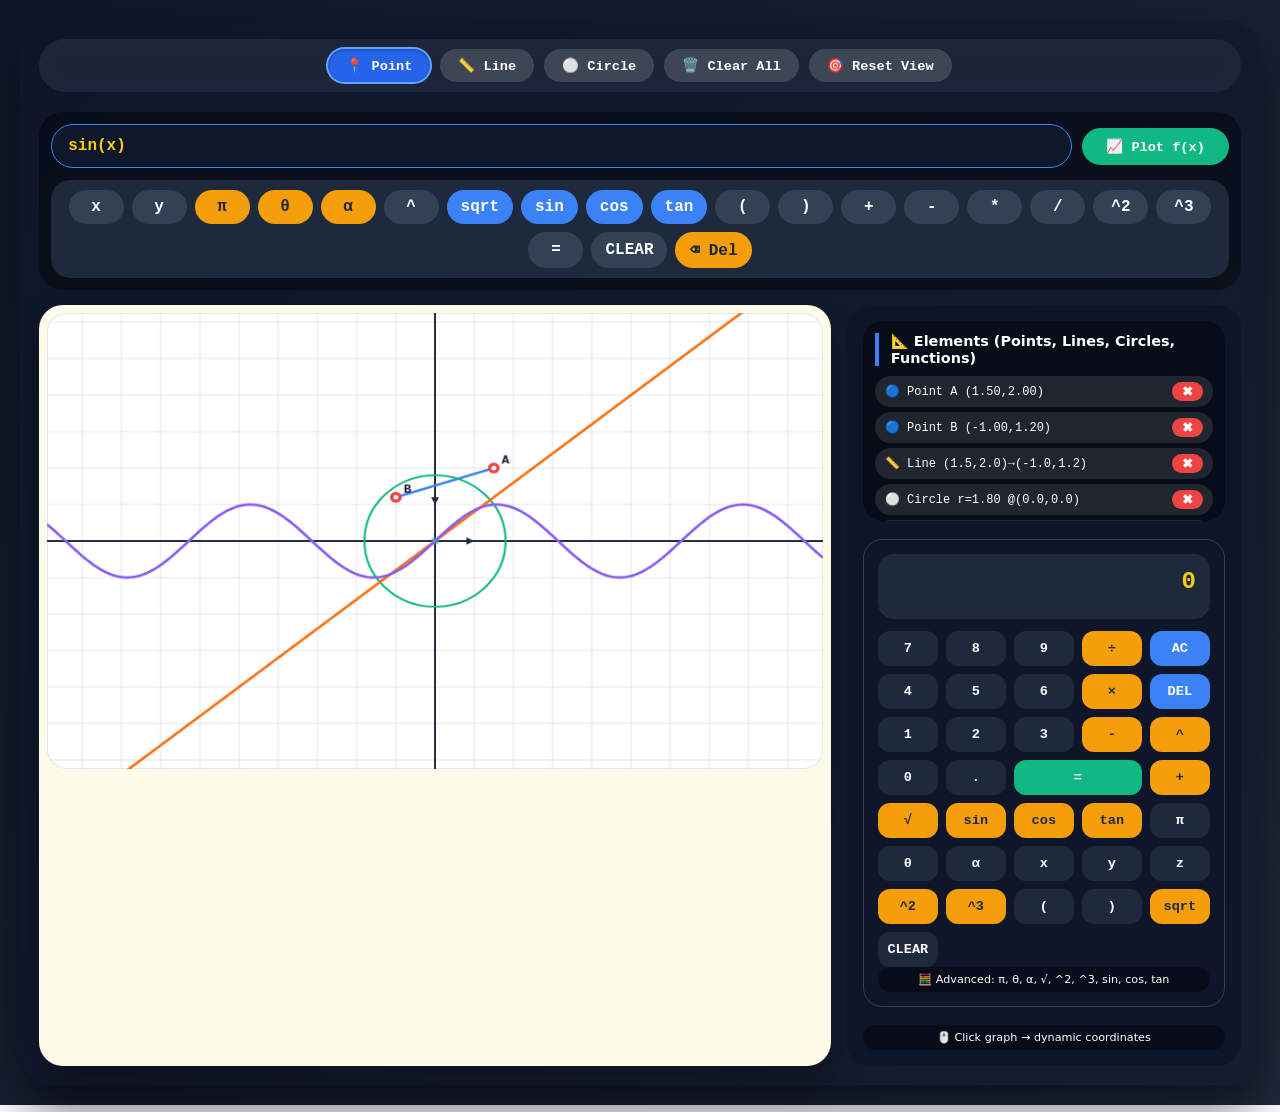
<file: matematik/projection.html>
<!DOCTYPE html>
<html lang="en">
<head>
    <meta charset="UTF-8">
    <meta name="viewport" content="width=device-width, initial-scale=1.0, user-scalable=no">
    <title>GeoClone Pro | Full Math Keyboard & Graphing Studio</title>
    <style>
        * {
            margin: 0;
            padding: 0;
            box-sizing: border-box;
        }

        body {
            background: linear-gradient(135deg, #0f172a 0%, #1e293b 100%);
            font-family: 'Segoe UI', 'Poppins', 'Inter', system-ui, sans-serif;
            display: flex;
            justify-content: center;
            align-items: center;
            min-height: 100vh;
            padding: 20px;
        }

        .app-container {
            width: 1450px;
            max-width: 98vw;
            background: rgba(15, 23, 42, 0.6);
            backdrop-filter: blur(8px);
            border-radius: 2rem;
            box-shadow: 0 25px 50px rgba(0,0,0,0.5);
            padding: 1.2rem;
        }

        /* Toolbar */
        .toolbar {
            display: flex;
            flex-wrap: wrap;
            gap: 10px;
            margin-bottom: 20px;
            background: rgba(30, 41, 59, 0.9);
            backdrop-filter: blur(12px);
            padding: 10px 20px;
            border-radius: 60px;
            align-items: center;
            justify-content: center;
        }

        .tool-btn {
            background: rgba(255,255,255,0.15);
            border: none;
            color: white;
            font-weight: 600;
            padding: 8px 18px;
            border-radius: 40px;
            cursor: pointer;
            font-size: 0.85rem;
            transition: 0.2s;
            font-family: monospace;
        }

        .tool-btn:hover {
            background: #3b82f6;
            transform: scale(1.02);
            box-shadow: 0 4px 12px rgba(59,130,246,0.4);
        }

        .tool-btn.active {
            background: #2563eb;
            box-shadow: inset 0 1px 3px rgba(0,0,0,0.3), 0 0 0 2px #60a5fa;
        }

        /* Function input area with on-screen keyboard */
        .func-panel {
            background: rgba(0,0,0,0.4);
            border-radius: 1.5rem;
            padding: 12px;
            margin-bottom: 15px;
        }

        .func-input-group {
            display: flex;
            gap: 10px;
            flex-wrap: wrap;
            align-items: center;
            margin-bottom: 12px;
        }

        .func-input-field {
            flex: 1;
            background: #0f172a;
            border: 1px solid #3b82f6;
            padding: 12px 16px;
            border-radius: 40px;
            color: #facc15;
            font-family: 'Courier New', monospace;
            font-size: 1rem;
            font-weight: bold;
            outline: none;
        }

        /* Math Keyboard for Function Input */
        .math-keyboard {
            background: #1e293b;
            border-radius: 1.2rem;
            padding: 10px;
            display: flex;
            flex-wrap: wrap;
            gap: 8px;
            justify-content: center;
            margin-top: 8px;
        }

        .math-key {
            background: #334155;
            border: none;
            color: white;
            padding: 8px 14px;
            border-radius: 30px;
            font-size: 1rem;
            font-weight: bold;
            font-family: monospace;
            cursor: pointer;
            transition: 0.1s;
            min-width: 55px;
        }

        .math-key.special {
            background: #f59e0b;
            color: #1e293b;
        }

        .math-key.func {
            background: #3b82f6;
        }

        .math-key:hover {
            transform: scale(0.96);
            filter: brightness(1.1);
        }

        .plot-btn {
            background: #10b981;
            padding: 10px 24px;
            font-weight: bold;
        }

        /* Workspace */
        .main-workspace {
            display: flex;
            gap: 1rem;
            flex-wrap: wrap;
        }

        .canvas-area {
            flex: 3;
            min-width: 300px;
            background: #fefce8;
            border-radius: 1.5rem;
            padding: 8px;
            box-shadow: 0 20px 35px rgba(0,0,0,0.3);
        }

        canvas {
            display: block;
            width: 100%;
            background: #ffffff;
            border-radius: 1.2rem;
            cursor: crosshair;
            box-shadow: inset 0 0 0 1px #e2e8f0;
        }

        .right-panel {
            flex: 1.4;
            min-width: 340px;
            background: rgba(15, 23, 42, 0.85);
            backdrop-filter: blur(16px);
            border-radius: 1.5rem;
            padding: 1rem;
            color: white;
            display: flex;
            flex-direction: column;
            gap: 18px;
        }

        .elements-list {
            background: rgba(0,0,0,0.4);
            border-radius: 1.2rem;
            padding: 12px;
            max-height: 200px;
            overflow-y: auto;
        }

        .elements-list h3 {
            font-size: 0.9rem;
            margin-bottom: 10px;
            border-left: 4px solid #3b82f6;
            padding-left: 12px;
        }

        .element-item {
            background: rgba(255,255,255,0.1);
            margin: 5px 0;
            padding: 6px 10px;
            border-radius: 28px;
            font-size: 0.75rem;
            display: flex;
            justify-content: space-between;
            align-items: center;
            font-family: monospace;
        }

        .element-item button {
            background: #ef4444;
            border: none;
            color: white;
            border-radius: 30px;
            padding: 2px 10px;
            cursor: pointer;
            font-weight: bold;
        }

        /* Scientific Calculator */
        .calculator {
            background: #0f172aee;
            border-radius: 1.2rem;
            padding: 14px;
            border: 1px solid #334155;
        }

        .calc-screen {
            background: #1e293b;
            padding: 14px;
            border-radius: 1rem;
            margin-bottom: 12px;
            text-align: right;
            font-family: 'Courier New', monospace;
            font-size: 1.5rem;
            font-weight: bold;
            color: #facc15;
            word-break: break-all;
            min-height: 65px;
        }

        .calc-buttons {
            display: grid;
            grid-template-columns: repeat(5, 1fr);
            gap: 8px;
        }

        .calc-btn {
            background: #1e293b;
            border: none;
            color: white;
            padding: 10px 0;
            border-radius: 12px;
            font-size: 0.85rem;
            font-weight: 600;
            cursor: pointer;
            transition: 0.1s;
            font-family: monospace;
        }

        .calc-btn.special { background: #3b82f6; }
        .calc-btn.op { background: #f59e0b; color: #1e293b; }
        .calc-btn.equal { background: #10b981; grid-column: span 2; }
        .calc-btn:hover { transform: scale(0.96); filter: brightness(1.1); }

        .status {
            font-size: 0.7rem;
            text-align: center;
            background: #00000066;
            border-radius: 20px;
            padding: 6px;
        }
    </style>
</head>
<body>
<div class="app-container">
    <div class="toolbar">
        <button class="tool-btn" id="tool-point">📍 Point</button>
        <button class="tool-btn" id="tool-line">📏 Line</button>
        <button class="tool-btn" id="tool-circle">⚪ Circle</button>
        <button class="tool-btn" id="clear-all">🗑️ Clear All</button>
        <button class="tool-btn" id="reset-view">🎯 Reset View</button>
    </div>

    <!-- Function Input with full on-screen math keyboard -->
    <div class="func-panel">
        <div class="func-input-group">
            <input type="text" id="func-input" class="func-input-field" placeholder="f(x) = " value="sin(x)">
            <button class="tool-btn plot-btn" id="plot-func">📈 Plot f(x)</button>
        </div>
        <div class="math-keyboard" id="mathKeyboard">
            <!-- dynamic math keys for function input -->
        </div>
    </div>

    <div class="main-workspace">
        <div class="canvas-area">
            <canvas id="mathCanvas" width="850" height="500" style="width:100%; height:auto; aspect-ratio:850/500"></canvas>
        </div>
        <div class="right-panel">
            <div class="elements-list">
                <h3>📐 Elements (Points, Lines, Circles, Functions)</h3>
                <div id="elements-container">✨ Use tools & click canvas ✨</div>
            </div>
            <div class="calculator">
                <div class="calc-screen" id="calcScreen">0</div>
                <div class="calc-buttons" id="calcButtons"></div>
                <div class="status">🧮 Advanced: π, θ, α, √, ^2, ^3, sin, cos, tan</div>
            </div>
            <div class="status" id="coords-status">🖱️ Click graph → dynamic coordinates</div>
        </div>
    </div>
</div>

<script>
    (function(){
        // ---------- CANVAS & GRAPH ENGINE ----------
        const canvas = document.getElementById('mathCanvas');
        const ctx = canvas.getContext('2d');
        let offsetX = 425, offsetY = 250;
        let scale = 40;
        let dragging = false;
        let dragStart = {x:0, y:0};
        let lastPan = {x:offsetX, y:offsetY};
        
        let points = [];
        let lines = [];
        let circles = [];
        let functions = [];
        let nextPointId = 1;
        
        function toCanvas(worldX, worldY) {
            return { x: offsetX + worldX * scale, y: offsetY - worldY * scale };
        }
        function toWorld(canvasX, canvasY) {
            return { x: (canvasX - offsetX) / scale, y: (offsetY - canvasY) / scale };
        }
        
        function drawGrid() {
            const w = canvas.width, h = canvas.height;
            const startX = toWorld(0,0).x;
            const endX = toWorld(w,0).x;
            const startY = toWorld(0,h).y;
            const endY = toWorld(0,0).y;
            ctx.save();
            ctx.strokeStyle = "#cbd5e1";
            ctx.lineWidth = 0.6;
            for(let x = Math.floor(startX); x <= Math.ceil(endX); x+=1){
                let p = toCanvas(x,0);
                ctx.beginPath();
                ctx.moveTo(p.x,0);
                ctx.lineTo(p.x,h);
                ctx.stroke();
            }
            for(let y = Math.floor(startY); y <= Math.ceil(endY); y+=1){
                let p = toCanvas(0,y);
                ctx.beginPath();
                ctx.moveTo(0,p.y);
                ctx.lineTo(w,p.y);
                ctx.stroke();
            }
            ctx.beginPath();
            let origin = toCanvas(0,0);
            ctx.moveTo(0, origin.y);
            ctx.lineTo(w, origin.y);
            ctx.moveTo(origin.x, 0);
            ctx.lineTo(origin.x, h);
            ctx.strokeStyle = "#1e293b";
            ctx.lineWidth = 2;
            ctx.stroke();
            ctx.fillStyle = "#1e293b";
            let arrowX = toCanvas(1,0);
            ctx.beginPath();
            ctx.moveTo(arrowX.x, arrowX.y);
            ctx.lineTo(arrowX.x-8, arrowX.y-4);
            ctx.lineTo(arrowX.x-8, arrowX.y+4);
            ctx.fill();
            let arrowY = toCanvas(0,1);
            ctx.beginPath();
            ctx.moveTo(arrowY.x, arrowY.y);
            ctx.lineTo(arrowY.x-4, arrowY.y-8);
            ctx.lineTo(arrowY.x+4, arrowY.y-8);
            ctx.fill();
            ctx.restore();
        }
        
        function drawPoints() {
            points.forEach(p => {
                let {x,y} = toCanvas(p.x, p.y);
                ctx.beginPath();
                ctx.arc(x, y, 6, 0, 2*Math.PI);
                ctx.fillStyle = "#ef4444";
                ctx.shadowBlur = 4;
                ctx.fill();
                ctx.fillStyle = "white";
                ctx.beginPath();
                ctx.arc(x, y, 2.5, 0, 2*Math.PI);
                ctx.fill();
                ctx.fillStyle = "#0f172a";
                ctx.font = "bold 13px monospace";
                ctx.shadowBlur = 0;
                ctx.fillText(p.label || `P${p.id}`, x+8, y-5);
            });
        }
        
        function drawLines() {
            lines.forEach(line => {
                let p1c = toCanvas(line.p1.x, line.p1.y);
                let p2c = toCanvas(line.p2.x, line.p2.y);
                ctx.beginPath();
                ctx.moveTo(p1c.x, p1c.y);
                ctx.lineTo(p2c.x, p2c.y);
                ctx.strokeStyle = "#3b82f6";
                ctx.lineWidth = 2.5;
                ctx.stroke();
            });
        }
        
        function drawCircles() {
            circles.forEach(circ => {
                let centerC = toCanvas(circ.center.x, circ.center.y);
                let radiusPx = circ.radius * scale;
                ctx.beginPath();
                ctx.arc(centerC.x, centerC.y, Math.abs(radiusPx), 0, 2*Math.PI);
                ctx.strokeStyle = "#10b981";
                ctx.lineWidth = 2.2;
                ctx.stroke();
                ctx.fillStyle = "#10b981aa";
                ctx.beginPath();
                ctx.arc(centerC.x, centerC.y, 4, 0, 2*Math.PI);
                ctx.fill();
            });
        }
        
        function drawFunctions() {
            functions.forEach(fnObj => {
                ctx.beginPath();
                ctx.strokeStyle = fnObj.color;
                ctx.lineWidth = 2.8;
                let first = true;
                for(let px = 0; px <= canvas.width; px+=3){
                    let worldX = toWorld(px,0).x;
                    let yVal;
                    try {
                        yVal = fnObj.fn(worldX);
                        if(!isFinite(yVal) || isNaN(yVal)) { first=true; continue; }
                    } catch(e) { first=true; continue; }
                    let canvasY = toCanvas(0, yVal).y;
                    if(canvasY < -100 || canvasY > canvas.height+100) { first=true; continue; }
                    if(first){
                        ctx.moveTo(px, canvasY);
                        first=false;
                    } else {
                        ctx.lineTo(px, canvasY);
                    }
                }
                ctx.stroke();
            });
        }
        
        function render() {
            ctx.clearRect(0,0,canvas.width,canvas.height);
            drawGrid();
            drawLines();
            drawCircles();
            drawFunctions();
            drawPoints();
        }
        
        function updateElementsList() {
            const container = document.getElementById('elements-container');
            let html = '';
            points.forEach(p => {
                html += `<div class="element-item">🔵 Point ${p.label} (${p.x.toFixed(2)},${p.y.toFixed(2)}) <button onclick="window.deletePoint(${p.id})">✖</button></div>`;
            });
            lines.forEach((l, idx) => {
                html += `<div class="element-item">📏 Line (${l.p1.x.toFixed(1)},${l.p1.y.toFixed(1)})→(${l.p2.x.toFixed(1)},${l.p2.y.toFixed(1)}) <button onclick="window.deleteLine(${idx})">✖</button></div>`;
            });
            circles.forEach((c, idx) => {
                html += `<div class="element-item">⚪ Circle r=${c.radius.toFixed(2)} @(${c.center.x.toFixed(1)},${c.center.y.toFixed(1)}) <button onclick="window.deleteCircle(${idx})">✖</button></div>`;
            });
            functions.forEach((f, idx) => {
                html += `<div class="element-item">📈 f(x)=${f.expr} <button onclick="window.deleteFunction(${idx})">✖</button></div>`;
            });
            if(points.length+lines.length+circles.length+functions.length === 0) html = "✨ Add points, lines or plot functions ✨";
            container.innerHTML = html;
        }
        
        window.deletePoint = (id) => { points = points.filter(p => p.id !== id); render(); updateElementsList(); };
        window.deleteLine = (idx) => { lines.splice(idx,1); render(); updateElementsList(); };
        window.deleteCircle = (idx) => { circles.splice(idx,1); render(); updateElementsList(); };
        window.deleteFunction = (idx) => { functions.splice(idx,1); render(); updateElementsList(); };
        
        // Geometry Tools
        let currentTool = "point";
        let tempLinePoints = [];
        let tempCircleCenter = null;
        
        function setTool(tool){
            currentTool = tool;
            tempLinePoints = [];
            tempCircleCenter = null;
            document.querySelectorAll('.tool-btn').forEach(btn => btn.classList.remove('active'));
            if(tool === 'point') document.getElementById('tool-point')?.classList.add('active');
            if(tool === 'line') document.getElementById('tool-line')?.classList.add('active');
            if(tool === 'circle') document.getElementById('tool-circle')?.classList.add('active');
        }
        
        function onCanvasClick(e){
            const rect = canvas.getBoundingClientRect();
            const sx = canvas.width / rect.width;
            const sy = canvas.height / rect.height;
            let mouseX = (e.clientX - rect.left) * sx;
            let mouseY = (e.clientY - rect.top) * sy;
            let world = toWorld(mouseX, mouseY);
            if(currentTool === "point"){
                let newPoint = { x: world.x, y: world.y, id: nextPointId++, label: `P${nextPointId-1}` };
                points.push(newPoint);
                render(); updateElementsList();
            }
            else if(currentTool === "line"){
                tempLinePoints.push({ x: world.x, y: world.y });
                if(tempLinePoints.length === 2){
                    lines.push({ p1: tempLinePoints[0], p2: tempLinePoints[1] });
                    tempLinePoints = [];
                    render(); updateElementsList();
                } else { render(); }
            }
            else if(currentTool === "circle"){
                if(tempCircleCenter === null){
                    tempCircleCenter = { x: world.x, y: world.y };
                    render();
                } else {
                    let radius = Math.hypot(world.x - tempCircleCenter.x, world.y - tempCircleCenter.y);
                    circles.push({ center: tempCircleCenter, radius: radius });
                    tempCircleCenter = null;
                    render(); updateElementsList();
                }
            }
        }
        
        function onMouseDown(e){
            dragging = true;
            const rect = canvas.getBoundingClientRect();
            const sx = canvas.width / rect.width;
            const sy = canvas.height / rect.height;
            dragStart.x = (e.clientX - rect.left) * sx;
            dragStart.y = (e.clientY - rect.top) * sy;
            lastPan.x = offsetX; lastPan.y = offsetY;
            canvas.style.cursor = 'grabbing';
        }
        function onMouseMove(e){
            if(!dragging) return;
            const rect = canvas.getBoundingClientRect();
            const sx = canvas.width / rect.width;
            const sy = canvas.height / rect.height;
            let curX = (e.clientX - rect.left) * sx;
            let curY = (e.clientY - rect.top) * sy;
            offsetX = lastPan.x + (curX - dragStart.x);
            offsetY = lastPan.y + (curY - dragStart.y);
            render();
        }
        function onMouseUp(){ dragging = false; canvas.style.cursor = 'crosshair'; }
        function onWheel(e){
            e.preventDefault();
            const rect = canvas.getBoundingClientRect();
            const sx = canvas.width / rect.width;
            const sy = canvas.height / rect.height;
            let mouseCanvasX = (e.clientX - rect.left) * sx;
            let mouseCanvasY = (e.clientY - rect.top) * sy;
            let worldBefore = toWorld(mouseCanvasX, mouseCanvasY);
            let delta = e.deltaY > 0 ? 0.95 : 1.05;
            let newScale = scale * delta;
            if(newScale < 10) newScale = 10;
            if(newScale > 120) newScale = 120;
            scale = newScale;
            let worldAfter = toWorld(mouseCanvasX, mouseCanvasY);
            offsetX += (worldAfter.x - worldBefore.x) * scale;
            offsetY -= (worldAfter.y - worldBefore.y) * scale;
            render();
        }
        function resetView(){
            offsetX = canvas.width/2;
            offsetY = canvas.height/2;
            scale = 40;
            render();
        }
        
        // Plot function with full math parsing
        function plotFunction(){
            let expr = document.getElementById('func-input').value.trim();
            if(!expr) return;
            try {
                let processed = expr.replace(/\^/g, '**').replace(/sqrt\(/g, 'Math.sqrt(').replace(/sin\(/g, 'Math.sin(').replace(/cos\(/g, 'Math.cos(').replace(/tan\(/g, 'Math.tan(').replace(/π/g, 'Math.PI').replace(/pi/g, 'Math.PI').replace(/theta/g, '0.785398').replace(/alpha/g, '0.523599');
                let fn = new Function('x', 'return ' + processed);
                let test = fn(1);
                if(isNaN(test)) throw new Error();
                functions.push({ expr: expr, fn: fn, color: `hsl(${Math.random() * 360}, 70%, 60%)` });
                render();
                updateElementsList();
            } catch(e){ alert("Invalid function! Use x variable, e.g.: sin(x), x^2, sqrt(x), cos(x), tan(x), π, θ, α"); }
        }
        
        // ---------- FUNCTION INPUT MATH KEYBOARD (on-screen) ----------
        function buildMathKeyboard() {
            const keyboardContainer = document.getElementById('mathKeyboard');
            const inputField = document.getElementById('func-input');
            const mathKeys = [
                'x', 'y', 'π', 'θ', 'α', '^', 'sqrt', 'sin', 'cos', 'tan',
                '(', ')', '+', '-', '*', '/', '^2', '^3', '=', 'CLEAR'
            ];
            keyboardContainer.innerHTML = '';
            mathKeys.forEach(key => {
                const btn = document.createElement('button');
                btn.className = 'math-key';
                if(['sin','cos','tan','sqrt'].includes(key)) btn.classList.add('func');
                if(['π','θ','α'].includes(key)) btn.classList.add('special');
                btn.textContent = key;
                btn.onclick = () => {
                    if(key === 'CLEAR') {
                        inputField.value = '';
                    } else if(key === '^2') {
                        inputField.value += '^2';
                    } else if(key === '^3') {
                        inputField.value += '^3';
                    } else if(key === 'sqrt') {
                        inputField.value += 'sqrt(';
                    } else if(key === '=') {
                        plotFunction();
                    } else {
                        inputField.value += key;
                    }
                    inputField.focus();
                };
                keyboardContainer.appendChild(btn);
            });
            // extra special: add a "Space/Del" button
            const delBtn = document.createElement('button');
            delBtn.className = 'math-key special';
            delBtn.textContent = '⌫ Del';
            delBtn.onclick = () => {
                inputField.value = inputField.value.slice(0, -1);
                inputField.focus();
            };
            keyboardContainer.appendChild(delBtn);
        }
        
        // ---------- SCIENTIFIC CALCULATOR (full on-screen) ----------
        let calcExpression = "";
        const calcScreen = document.getElementById("calcScreen");
        function updateCalcScreen(){ calcScreen.innerText = calcExpression === "" ? "0" : calcExpression; }
        
        function appendToCalc(value){
            if(value === 'AC'){ calcExpression = ""; updateCalcScreen(); return; }
            if(value === 'DEL'){ calcExpression = calcExpression.slice(0, -1); updateCalcScreen(); return; }
            if(value === '='){
                try {
                    let toEval = calcExpression.replace(/×/g, '*').replace(/÷/g, '/').replace(/\^/g, '**');
                    toEval = toEval.replace(/sqrt\(/g, 'Math.sqrt(').replace(/sin\(/g, 'Math.sin(').replace(/cos\(/g, 'Math.cos(').replace(/tan\(/g, 'Math.tan(');
                    toEval = toEval.replace(/π/g, 'Math.PI').replace(/theta/g, '0.785398').replace(/alpha/g, '0.523599');
                    toEval = toEval.replace(/(\d+)\^2/g, 'Math.pow($1,2)').replace(/(\d+)\^3/g, 'Math.pow($1,3)');
                    let result = Function('"use strict";return (' + toEval + ')')();
                    if(isNaN(result)) throw new Error();
                    calcExpression = String(result);
                    updateCalcScreen();
                } catch(e){ calcExpression = "Error"; updateCalcScreen(); setTimeout(()=>{ calcExpression = ""; updateCalcScreen(); }, 1000); }
                return;
            }
            calcExpression += value;
            updateCalcScreen();
        }
        
        function buildCalculatorUI(){
            const flat = [
                ['7','8','9','÷','AC'],
                ['4','5','6','×','DEL'],
                ['1','2','3','-','^'],
                ['0','.','=','+','√'],
                ['sin','cos','tan','π','θ'],
                ['α','x','y','z','^2'],
                ['^3','(',')','sqrt','CLEAR']
            ];
            const container = document.getElementById('calcButtons');
            container.innerHTML = '';
            for(let row of flat){
                for(let btn of row){
                    let button = document.createElement('button');
                    button.className = 'calc-btn';
                    if(btn === '=') button.classList.add('equal');
                    if(['+','-','×','÷','^','√','sin','cos','tan','^2','^3','sqrt'].includes(btn)) button.classList.add('op');
                    if(btn === 'AC' || btn === 'DEL') button.classList.add('special');
                    button.innerText = btn;
                    button.onclick = () => {
                        if(btn === 'CLEAR') { calcExpression = ""; updateCalcScreen(); return; }
                        if(btn === '√') appendToCalc('sqrt(');
                        else if(btn === '^2') appendToCalc('^2');
                        else if(btn === '^3') appendToCalc('^3');
                        else if(btn === 'sin') appendToCalc('sin(');
                        else if(btn === 'cos') appendToCalc('cos(');
                        else if(btn === 'tan') appendToCalc('tan(');
                        else if(btn === 'π') appendToCalc('π');
                        else if(btn === 'θ') appendToCalc('theta');
                        else if(btn === 'α') appendToCalc('alpha');
                        else if(btn === 'x') appendToCalc('x');
                        else if(btn === 'y') appendToCalc('y');
                        else if(btn === 'z') appendToCalc('z');
                        else if(btn === '÷') appendToCalc('÷');
                        else if(btn === '×') appendToCalc('×');
                        else if(btn === 'AC') appendToCalc('AC');
                        else if(btn === 'DEL') appendToCalc('DEL');
                        else if(btn === '=') appendToCalc('=');
                        else appendToCalc(btn);
                    };
                    container.appendChild(button);
                }
            }
        }
        
        // Coordinates hover
        function updateCoordsStatus(e){
            const rect = canvas.getBoundingClientRect();
            const sx = canvas.width / rect.width;
            const sy = canvas.height / rect.height;
            let mx = (e.clientX - rect.left) * sx;
            let my = (e.clientY - rect.top) * sy;
            if(mx>=0 && mx<=canvas.width && my>=0 && my<=canvas.height){
                let w = toWorld(mx, my);
                document.getElementById('coords-status').innerHTML = `📌 World: (${w.x.toFixed(3)}, ${w.y.toFixed(3)})`;
            } else {
                document.getElementById('coords-status').innerHTML = `🖱️ Hover over graph`;
            }
        }
        
        function clearAll(){
            points = []; lines = []; circles = []; functions = [];
            tempLinePoints = []; tempCircleCenter = null;
            render(); updateElementsList();
        }
        
        function resizeCanvas(){
            const container = canvas.parentElement;
            const w = container.clientWidth;
            canvas.width = Math.max(700, w);
            canvas.height = 500;
            offsetX = canvas.width/2;
            offsetY = canvas.height/2;
            render();
        }
        
        function init(){
            resizeCanvas();
            window.addEventListener('resize', resizeCanvas);
            canvas.addEventListener('click', onCanvasClick);
            canvas.addEventListener('mousedown', onMouseDown);
            window.addEventListener('mousemove', onMouseMove);
            window.addEventListener('mouseup', onMouseUp);
            canvas.addEventListener('wheel', onWheel, {passive:false});
            canvas.addEventListener('mousemove', updateCoordsStatus);
            document.getElementById('tool-point').addEventListener('click', ()=>setTool('point'));
            document.getElementById('tool-line').addEventListener('click', ()=>setTool('line'));
            document.getElementById('tool-circle').addEventListener('click', ()=>setTool('circle'));
            document.getElementById('clear-all').addEventListener('click', clearAll);
            document.getElementById('plot-func').addEventListener('click', plotFunction);
            document.getElementById('reset-view').addEventListener('click', resetView);
            buildMathKeyboard();
            buildCalculatorUI();
            setTool('point');
            // demo elements
            points.push({ x: 1.5, y: 2, id: nextPointId++, label: "A" });
            points.push({ x: -1, y: 1.2, id: nextPointId++, label: "B" });
            lines.push({ p1: {x:1.5,y:2}, p2:{x:-1,y:1.2} });
            circles.push({ center: {x:0,y:0}, radius: 1.8 });
            functions.push({ expr: "0.8*x", fn: (x)=>0.8*x, color: "#f97316" });
            functions.push({ expr: "sin(x)", fn: (x)=>Math.sin(x), color: "#8b5cf6" });
            render();
            updateElementsList();
        }
        
        init();
    })();
</script>
</body>
</html>
</file>
